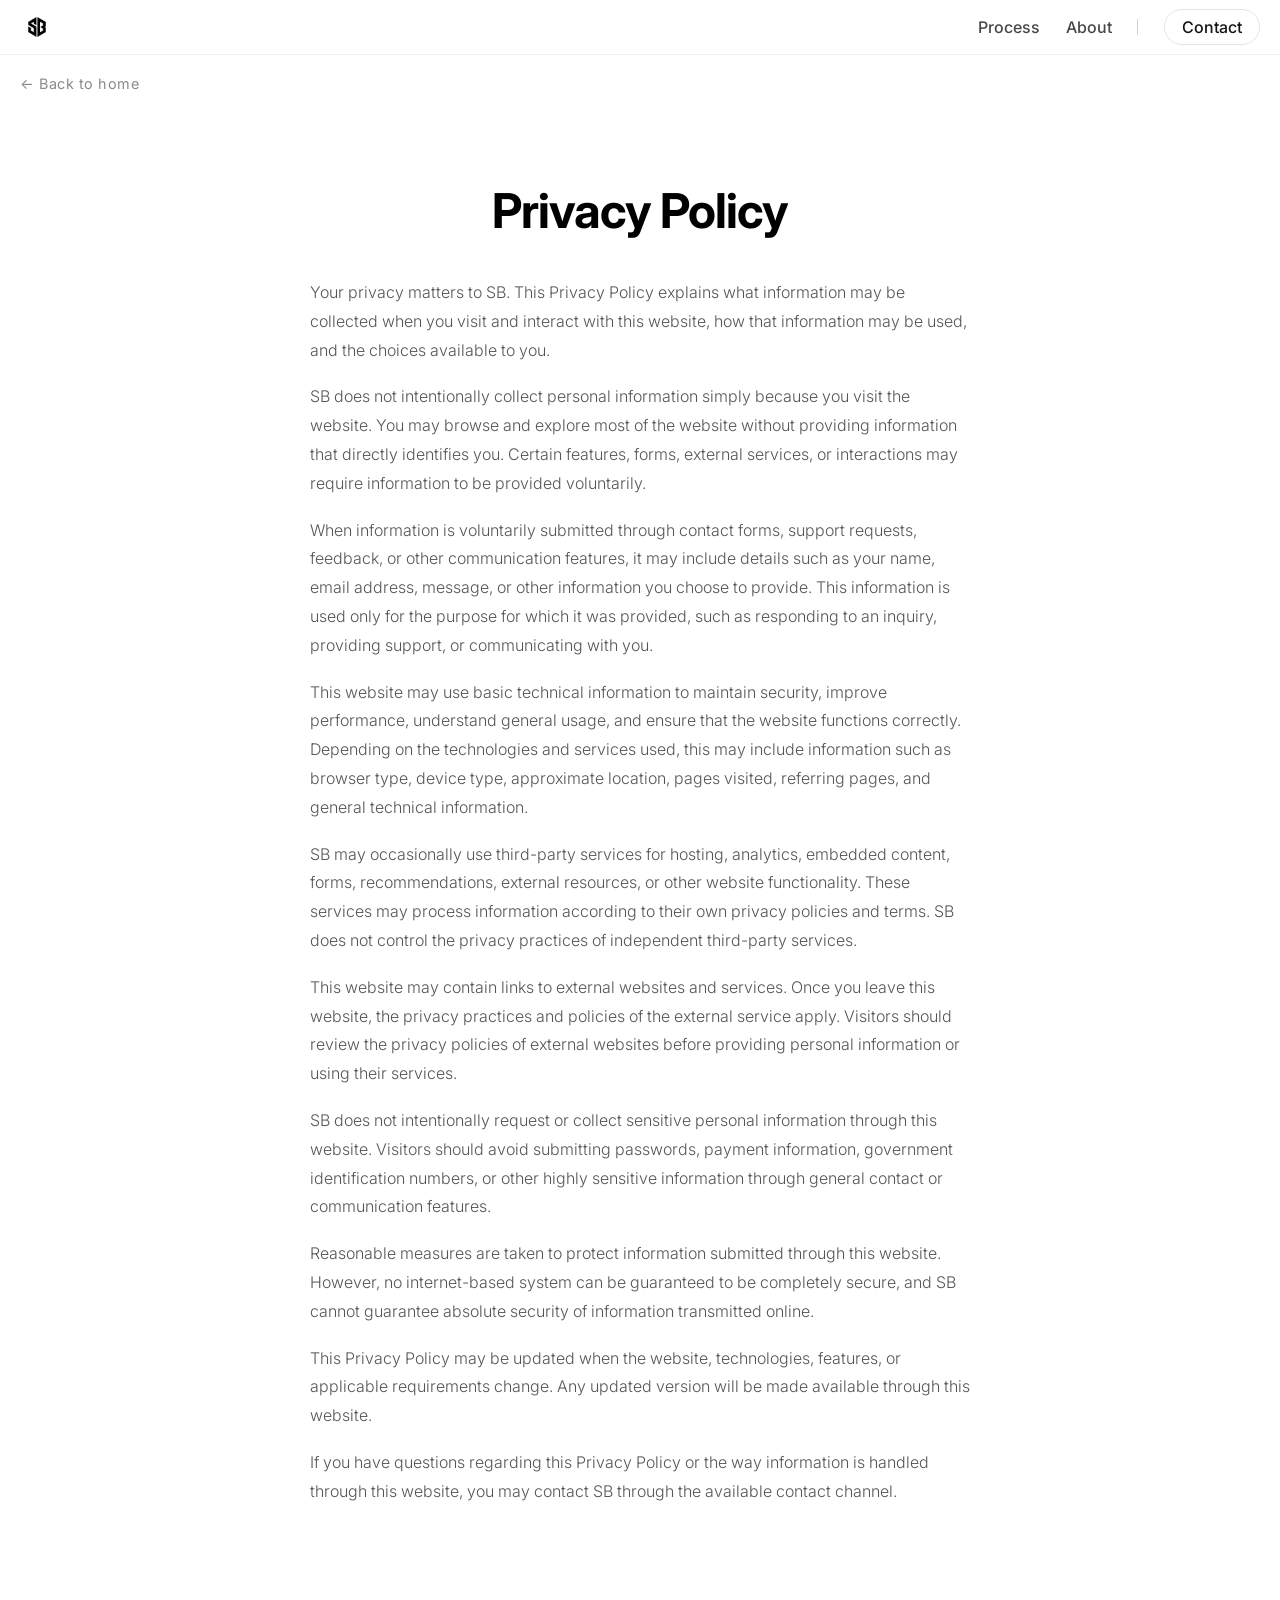
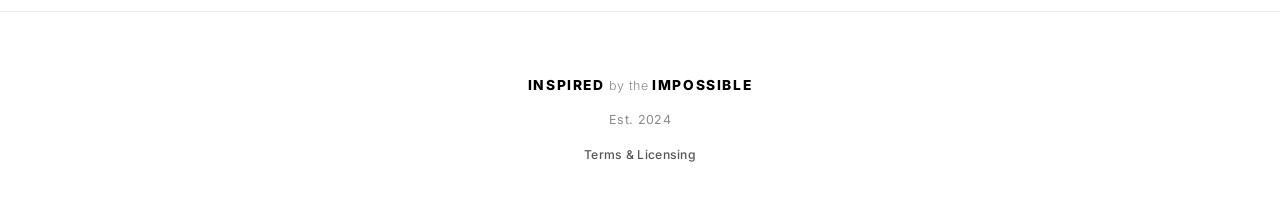
<file: privacypolicy.html>
<!DOCTYPE html>
<html lang="en">
<head>
<meta charset="UTF-8">
<meta name="viewport" content="width=device-width, initial-scale=1, maximum-scale=1, user-scalable=no">
<title>Privacy Policy | SB</title>
<meta name="color-scheme" content="dark light">

<link rel="stylesheet" href="style.css">
<link rel="preconnect" href="https://fonts.googleapis.com">
<link rel="preconnect" href="https://fonts.gstatic.com" crossorigin>
<link href="https://fonts.googleapis.com/css2?family=Inter:opsz,wght@14..32,300..800&family=Oswald:wght@500;700&family=Playfair+Display:ital,wght@1,500;1,600&family=Cormorant+Garamond:ital,wght@0,500;0,600;1,500;1,700&display=swap" rel="stylesheet">
</head>
<body>

<nav id="navbar">
<div class="nav-left">
<img src="assets/images/logo.png" alt="SB" class="nav-logo protected-img" draggable="false">
<div class="protected-shield protected-shield-logo" aria-hidden="true"></div>
</div>

<div class="nav-right">
<div class="nav-links-desktop" id="nav-links-desktop">
<a href="/" id="nav-home-link" class="nav-desktop-link">Home</a>
<a href="https://suhaib.org/process" class="nav-desktop-link">Process</a>
<a href="https://suhaibpro.com" class="nav-desktop-link">About</a>
<span class="nav-desktop-divider" aria-hidden="true"></span>
<a href="https://suhaib.org/contact" class="nav-desktop-link nav-desktop-link-contact">Contact</a>
</div>
<button id="menu-toggle" class="nav-icon" aria-label="Menu">
<span class="menu-icon-wrap">
<span class="menu-bar menu-bar-1"></span>
<span class="menu-bar menu-bar-2"></span>
</span>
</button>
</div>
</nav>

<div id="menu-overlay">
<ul class="menu-links-full">
<li><a href="/" id="menu-home-link" class="menu-nav-link">Home</a></li>
<li><a href="https://suhaib.org/process" class="menu-nav-link">Process</a></li>
<li><a href="https://suhaibpro.com" class="menu-nav-link">About</a></li>
<li><a href="https://suhaib.org/contact" class="menu-nav-link">Contact</a></li>
</ul>
<div class="menu-legal-row">
<a href="https://suhaib.org/termsandlicensing">Terms &amp; Licensing</a>
</div>
</div>

<main>
<div class="page-body">

<a href="/" class="back-link">&larr; Back to home</a>

<section class="page-hero">
<h1>Privacy Policy</h1>
</section>

<section class="page-content">
<p>Your privacy matters to SB. This Privacy Policy explains what information may be collected when you visit and interact with this website, how that information may be used, and the choices available to you.</p>

<p>SB does not intentionally collect personal information simply because you visit the website. You may browse and explore most of the website without providing information that directly identifies you. Certain features, forms, external services, or interactions may require information to be provided voluntarily.</p>

<p>When information is voluntarily submitted through contact forms, support requests, feedback, or other communication features, it may include details such as your name, email address, message, or other information you choose to provide. This information is used only for the purpose for which it was provided, such as responding to an inquiry, providing support, or communicating with you.</p>

<p>This website may use basic technical information to maintain security, improve performance, understand general usage, and ensure that the website functions correctly. Depending on the technologies and services used, this may include information such as browser type, device type, approximate location, pages visited, referring pages, and general technical information.</p>

<p>SB may occasionally use third-party services for hosting, analytics, embedded content, forms, recommendations, external resources, or other website functionality. These services may process information according to their own privacy policies and terms. SB does not control the privacy practices of independent third-party services.</p>

<p>This website may contain links to external websites and services. Once you leave this website, the privacy practices and policies of the external service apply. Visitors should review the privacy policies of external websites before providing personal information or using their services.</p>

<p>SB does not intentionally request or collect sensitive personal information through this website. Visitors should avoid submitting passwords, payment information, government identification numbers, or other highly sensitive information through general contact or communication features.</p>

<p>Reasonable measures are taken to protect information submitted through this website. However, no internet-based system can be guaranteed to be completely secure, and SB cannot guarantee absolute security of information transmitted online.</p>

<p>This Privacy Policy may be updated when the website, technologies, features, or applicable requirements change. Any updated version will be made available through this website.</p>

<p>If you have questions regarding this Privacy Policy or the way information is handled through this website, you may contact SB through the available contact channel.</p>
</section>

<div class="footer-divider-full"></div>

<footer class="site-footer">
<div class="footer-statement">
<p class="footer-tagline"><span class="footer-tagline-cap">INSPIRED</span> <span class="footer-tagline-thin">by the</span> <span class="footer-tagline-cap">IMPOSSIBLE</span></p>
<p class="footer-credit">Est. 2024</p>
<div class="footer-legal-row">
<a href="https://suhaib.org/termsandlicensing">Terms &amp; Licensing</a>
</div>
</div>
</footer>

</div>
</main>

<script src="script.js"></script>

</body>
</html>
</file>
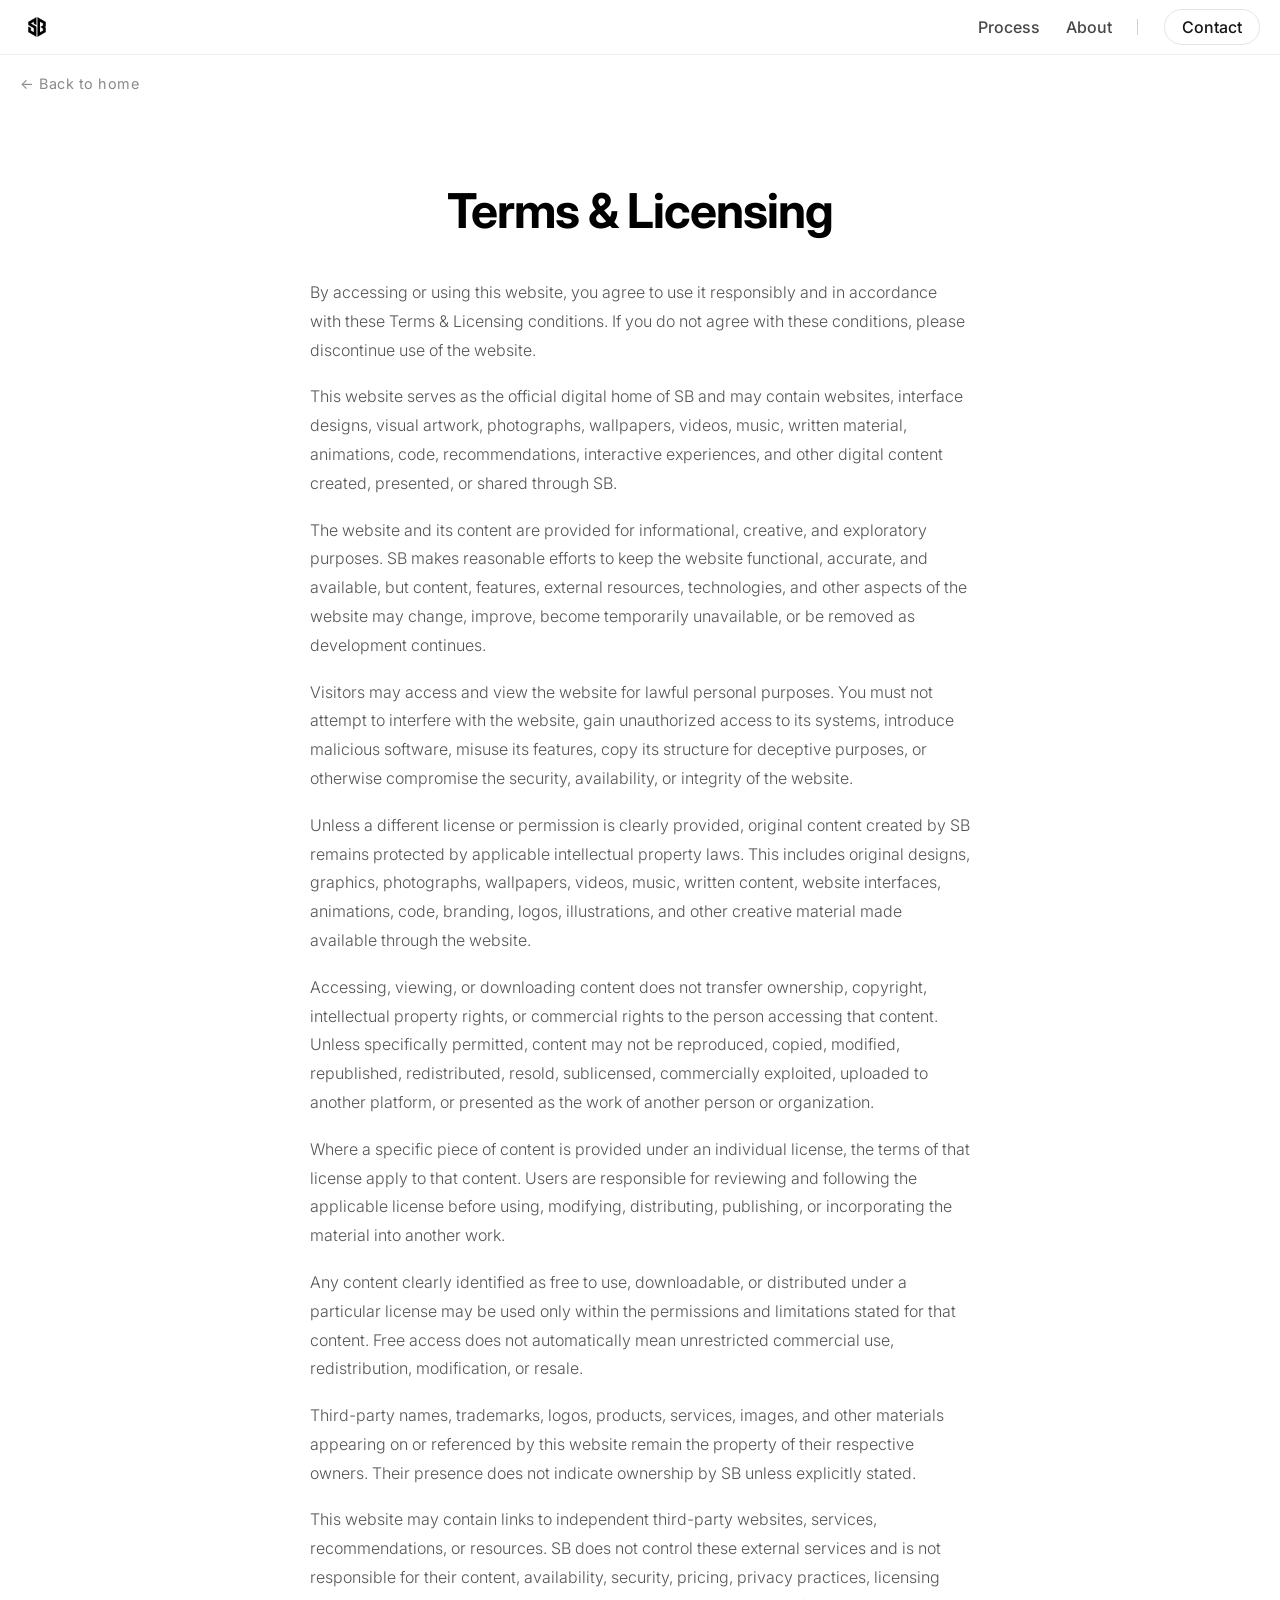
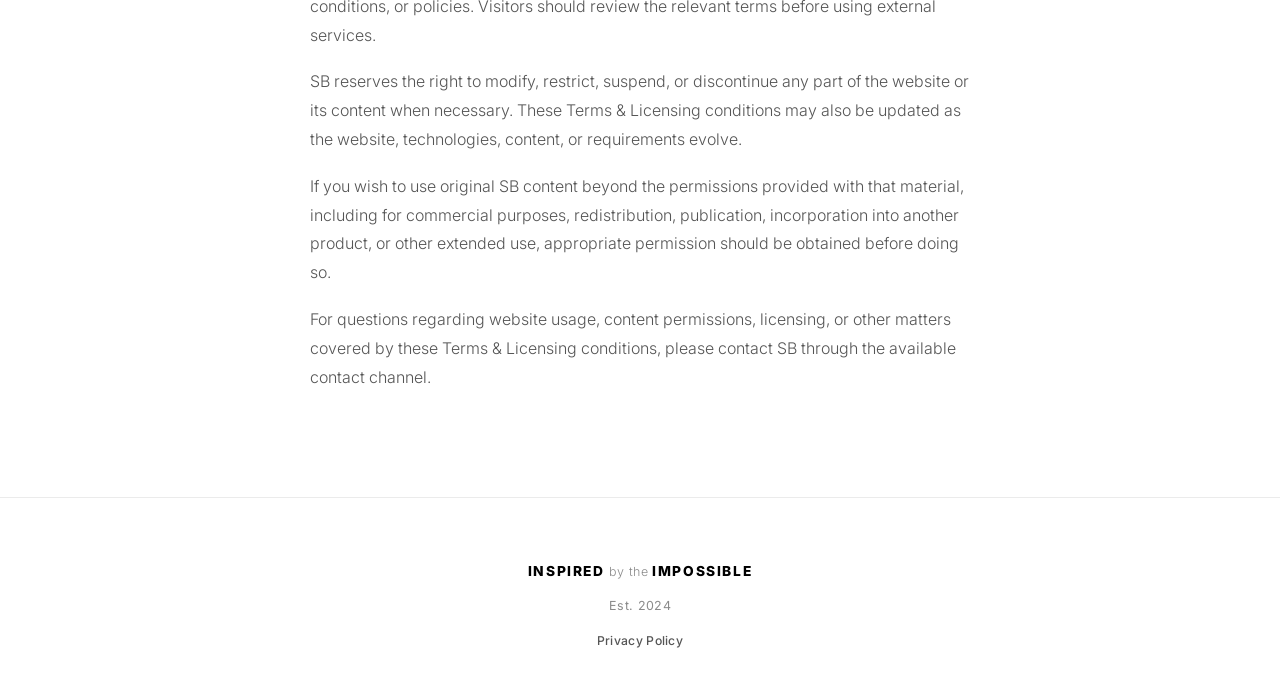
<file: termsandconditions.html>
<!DOCTYPE html>
<html lang="en">
<head>
<meta charset="UTF-8">
<meta name="viewport" content="width=device-width, initial-scale=1, maximum-scale=1, user-scalable=no">
<title>Terms &amp; Licensing | SB</title>
<meta name="color-scheme" content="dark light">

<link rel="stylesheet" href="style.css">
<link rel="preconnect" href="https://fonts.googleapis.com">
<link rel="preconnect" href="https://fonts.gstatic.com" crossorigin>
<link href="https://fonts.googleapis.com/css2?family=Inter:opsz,wght@14..32,300..800&family=Oswald:wght@500;700&family=Playfair+Display:ital,wght@1,500;1,600&family=Cormorant+Garamond:ital,wght@0,500;0,600;1,500;1,700&display=swap" rel="stylesheet">
</head>
<body>

<nav id="navbar">
<div class="nav-left">
<img src="assets/images/logo.png" alt="SB" class="nav-logo protected-img" draggable="false">
<div class="protected-shield protected-shield-logo" aria-hidden="true"></div>
</div>

<div class="nav-right">
<div class="nav-links-desktop" id="nav-links-desktop">
<a href="/" id="nav-home-link" class="nav-desktop-link">Home</a>
<a href="https://suhaib.org/process" class="nav-desktop-link">Process</a>
<a href="https://suhaibpro.com" class="nav-desktop-link">About</a>
<span class="nav-desktop-divider" aria-hidden="true"></span>
<a href="https://suhaib.org/contact" class="nav-desktop-link nav-desktop-link-contact">Contact</a>
</div>
<button id="menu-toggle" class="nav-icon" aria-label="Menu">
<span class="menu-icon-wrap">
<span class="menu-bar menu-bar-1"></span>
<span class="menu-bar menu-bar-2"></span>
</span>
</button>
</div>
</nav>

<div id="menu-overlay">
<ul class="menu-links-full">
<li><a href="/" id="menu-home-link" class="menu-nav-link">Home</a></li>
<li><a href="https://suhaib.org/process" class="menu-nav-link">Process</a></li>
<li><a href="https://suhaibpro.com" class="menu-nav-link">About</a></li>
<li><a href="https://suhaib.org/contact" class="menu-nav-link">Contact</a></li>
</ul>
<div class="menu-legal-row">
<a href="https://suhaib.org/privacy">Privacy</a>
<span class="menu-legal-sep">&amp;</span>
<a href="https://suhaib.org/termsandlicensing">Terms &amp; Licensing</a>
</div>
</div>

<main>
<div class="page-body">

<a href="/" class="back-link">&larr; Back to home</a>

<section class="page-hero">
<h1>Terms &amp; Licensing</h1>
</section>

<section class="page-content">
<p>By accessing or using this website, you agree to use it responsibly and in accordance with these Terms &amp; Licensing conditions. If you do not agree with these conditions, please discontinue use of the website.</p>

<p>This website serves as the official digital home of SB and may contain websites, interface designs, visual artwork, photographs, wallpapers, videos, music, written material, animations, code, recommendations, interactive experiences, and other digital content created, presented, or shared through SB.</p>

<p>The website and its content are provided for informational, creative, and exploratory purposes. SB makes reasonable efforts to keep the website functional, accurate, and available, but content, features, external resources, technologies, and other aspects of the website may change, improve, become temporarily unavailable, or be removed as development continues.</p>

<p>Visitors may access and view the website for lawful personal purposes. You must not attempt to interfere with the website, gain unauthorized access to its systems, introduce malicious software, misuse its features, copy its structure for deceptive purposes, or otherwise compromise the security, availability, or integrity of the website.</p>

<p>Unless a different license or permission is clearly provided, original content created by SB remains protected by applicable intellectual property laws. This includes original designs, graphics, photographs, wallpapers, videos, music, written content, website interfaces, animations, code, branding, logos, illustrations, and other creative material made available through the website.</p>

<p>Accessing, viewing, or downloading content does not transfer ownership, copyright, intellectual property rights, or commercial rights to the person accessing that content. Unless specifically permitted, content may not be reproduced, copied, modified, republished, redistributed, resold, sublicensed, commercially exploited, uploaded to another platform, or presented as the work of another person or organization.</p>

<p>Where a specific piece of content is provided under an individual license, the terms of that license apply to that content. Users are responsible for reviewing and following the applicable license before using, modifying, distributing, publishing, or incorporating the material into another work.</p>

<p>Any content clearly identified as free to use, downloadable, or distributed under a particular license may be used only within the permissions and limitations stated for that content. Free access does not automatically mean unrestricted commercial use, redistribution, modification, or resale.</p>

<p>Third-party names, trademarks, logos, products, services, images, and other materials appearing on or referenced by this website remain the property of their respective owners. Their presence does not indicate ownership by SB unless explicitly stated.</p>

<p>This website may contain links to independent third-party websites, services, recommendations, or resources. SB does not control these external services and is not responsible for their content, availability, security, pricing, privacy practices, licensing conditions, or policies. Visitors should review the relevant terms before using external services.</p>

<p>SB reserves the right to modify, restrict, suspend, or discontinue any part of the website or its content when necessary. These Terms &amp; Licensing conditions may also be updated as the website, technologies, content, or requirements evolve.</p>

<p>If you wish to use original SB content beyond the permissions provided with that material, including for commercial purposes, redistribution, publication, incorporation into another product, or other extended use, appropriate permission should be obtained before doing so.</p>

<p>For questions regarding website usage, content permissions, licensing, or other matters covered by these Terms &amp; Licensing conditions, please contact SB through the available contact channel.</p>
</section>

<div class="footer-divider-full"></div>

<footer class="site-footer">
<div class="footer-statement">
<p class="footer-tagline"><span class="footer-tagline-cap">INSPIRED</span> <span class="footer-tagline-thin">by the</span> <span class="footer-tagline-cap">IMPOSSIBLE</span></p>
<p class="footer-credit">Est. 2024</p>
<div class="footer-legal-row">
<a href="https://suhaib.org/privacypolicy">Privacy Policy</a>
</div>
</div>
</footer>

</div>
</main>

<script src="script.js"></script>

</body>
</html>
</file>
<file: style.css>
/* ============================================
SB THEME TOKENS
============================================ */
:root {
--bg: #000000;
--bg-elevated: rgba(255, 255, 255, 0.05);
--bg-subtle: rgba(255, 255, 255, 0.04);
--bg-subtle-hover: rgba(255, 255, 255, 0.1);
--border-subtle: rgba(255, 255, 255, 0.08);
--border-medium: rgba(255, 255, 255, 0.14);
--border-strong: rgba(255, 255, 255, 0.22);
--text-primary: #ffffff;
--text-secondary: #b3b3b3;
--text-tertiary: #888888;
--text-dim: #4b4b4b;
--scroll-track: #000;
--scroll-thumb: #333;
--shadow-color: rgba(0, 0, 0, 0.55);
--icon-filter: invert(1);
--logo-filter: brightness(0) invert(1);
--accent-glow: rgba(255, 100, 50, 0.2);
--accent: #ff6b3d;
--accent-b: #ff5da2;
--accent-c: #ffb84d;
--tap-highlight: rgba(70, 150, 255, 0.16);
--nav-bg: rgba(0, 0, 0, 0.46);
--nav-bg-scrolled: rgba(0, 0, 0, 0.72);
--nav-border: rgba(255, 255, 255, 0.08);
--overlay-bg: rgba(0, 0, 0, 0.6);
--scrim-opacity: 0.22;
--spring: cubic-bezier(0.34, 1.56, 0.64, 1);
--ease: cubic-bezier(0.16, 1, 0.3, 1);
--ease-soft: cubic-bezier(0.22, 1, 0.36, 1);
}

@media (prefers-color-scheme: light) {
:root {
--bg: #ffffff;
--bg-elevated: rgba(0, 0, 0, 0.03);
--bg-subtle: rgba(0, 0, 0, 0.03);
--bg-subtle-hover: rgba(0, 0, 0, 0.06);
--border-subtle: rgba(0, 0, 0, 0.08);
--border-medium: rgba(0, 0, 0, 0.12);
--border-strong: rgba(0, 0, 0, 0.18);
--text-primary: #000000;
--text-secondary: #555555;
--text-tertiary: #8a8a8a;
--text-dim: #d6d6d6;
--scroll-track: #eee;
--scroll-thumb: #ccc;
--shadow-color: rgba(0, 0, 0, 0.1);
--icon-filter: invert(0);
--logo-filter: brightness(0);
--accent-glow: rgba(255, 120, 70, 0.14);
--accent: #d9542a;
--tap-highlight: rgba(70, 150, 255, 0.14);
--nav-bg: rgba(255, 255, 255, 0.5);
--nav-bg-scrolled: rgba(255, 255, 255, 0.78);
--nav-border: rgba(0, 0, 0, 0.06);
--overlay-bg: rgba(255, 255, 255, 0.7);
--scrim-opacity: 0.05;
}
}

* { margin: 0; padding: 0; box-sizing: border-box; -webkit-tap-highlight-color: transparent; }
html { scroll-behavior: smooth; }
body {
font-family: 'Inter', -apple-system, BlinkMacSystemFont, sans-serif;
background-color: var(--bg);
color: var(--text-primary);
padding-top: 55px;
-webkit-font-smoothing: antialiased;
-moz-osx-font-smoothing: grayscale;
text-rendering: optimizeLegibility;
overflow-x: hidden;
min-height: 100vh;
display: flex;
flex-direction: column;
}
main { flex: 1 0 auto; display: block; }
a { text-decoration: none; color: inherit; -webkit-tap-highlight-color: transparent; }
button, a { -webkit-tap-highlight-color: transparent; outline: none; -webkit-user-select: none; user-select: none; }
button { border: none; background: none; cursor: pointer; font-family: inherit; }
:focus { outline: none; }
:focus-visible { outline: 2px solid var(--text-primary); outline-offset: 3px; }
img, video { display: block; max-width: 100%; }

@media (prefers-reduced-motion: reduce) {
*, *::before, *::after {
animation-duration: 0.01ms !important;
animation-iteration-count: 1 !important;
transition-duration: 0.01ms !important;
scroll-behavior: auto !important;
}
}

::-webkit-scrollbar { width: 6px; }
::-webkit-scrollbar-track { background: var(--scroll-track); }
::-webkit-scrollbar-thumb { background: var(--scroll-thumb); border-radius: 10px; }

/* --- SB image protection (logo, hero2) ---
   Lightweight, client-side deterrents only — not foolproof, as none of these
   ever fully are, but enough to stop casual right-click-save / drag-out. */
.protected-img {
-webkit-user-select: none; -moz-user-select: none; -ms-user-select: none; user-select: none;
-webkit-user-drag: none; user-drag: none;
-webkit-touch-callout: none;
pointer-events: none;
}
.protected-shield {
position: absolute; inset: 0; z-index: 1;
background: transparent;
-webkit-user-select: none; -moz-user-select: none; user-select: none;
-webkit-touch-callout: none;
}

.glass {
background: var(--bg-elevated);
backdrop-filter: blur(20px) saturate(180%);
-webkit-backdrop-filter: blur(20px) saturate(180%);
border: 1px solid var(--border-subtle);
border-radius: 24px;
box-shadow: 0 8px 32px var(--shadow-color);
}

/* --- SB navbar: glassy from the very first frame, no scroll dependency --- */
#navbar {
position: fixed; top: 0; left: 0; width: 100%; height: 55px;
z-index: 2100;
display: flex; justify-content: space-between; align-items: center;
padding: 0 20px;
background: var(--nav-bg);
backdrop-filter: blur(30px) saturate(200%);
-webkit-backdrop-filter: blur(30px) saturate(200%);
border-bottom: 1px solid var(--nav-border);
transition: background 0.5s var(--ease), border-color 0.5s var(--ease);
transform: translateZ(0);
backface-visibility: hidden;
}
.nav-left { position: relative; display: flex; align-items: center; }
#navbar.scrolled { background: var(--nav-bg-scrolled); }
.nav-logo { height: 30px; width: auto; object-fit: contain; filter: var(--logo-filter); }
.nav-right { display: flex; align-items: center; gap: 10px; }
@media (min-width: 960px) {
#menu-toggle { display: none; }
}
.nav-icon { position: relative; display: flex; align-items: center; justify-content: center; width: 38px; height: 38px; border-radius: 12px; }
.icon-img { width: 21px; height: 21px; opacity: 0.85; filter: var(--icon-filter); }
body.menu-open .nav-logo { opacity: 0; pointer-events: none; }
.nav-logo { transition: opacity 0.4s var(--ease); }
@media (min-width: 960px) {
.nav-logo { height: 34px; }
.nav-icon { width: 43px; height: 43px; }
.icon-img { width: 24px; height: 24px; }
}

/* --- SB's menu icon: a minimal, compact two-bar mark, thin and small, that
   morphs directly into a small clean X — top bar drops+rotates, bottom bar
   lifts+rotates, meeting at centre. Reverses the same way on close. --- */
.menu-icon-wrap { position: relative; display: block; width: 13px; height: 11px; }
.menu-bar {
position: absolute; left: 0; width: 100%; height: 1.2px; border-radius: 2px;
background: var(--text-primary);
transition: top 0.4s var(--ease), transform 0.46s var(--spring);
}
.menu-bar-1 { top: 0; }
.menu-bar-2 { top: 6.8px; }
body.menu-open .menu-bar-1 { top: 4.9px; transform: rotate(45deg); }
body.menu-open .menu-bar-2 { top: 4.9px; transform: rotate(-45deg); }

/* --- SB's desktop inline nav: Home / Process / About | Contact — sits on the
   right, opposite the logo. Process / About / Contact are always visible;
   Home alone stays hidden until the coded mockup has scrolled past
   (toggled via .nav-home-visible in JS). --- */
.nav-links-desktop { display: none; }
@media (min-width: 960px) {
.nav-links-desktop { display: flex; align-items: center; gap: clamp(20px, 2vw, 34px); }
.nav-desktop-link {
font-size: clamp(0.88rem, 0.4vw + 0.72rem, 1rem); font-weight: 500; color: var(--text-primary); opacity: 0.72;
transition: opacity 0.3s var(--ease), font-weight 0.15s var(--ease);
white-space: nowrap;
}
.nav-desktop-link:hover, .nav-desktop-link:active { opacity: 1; }
.nav-desktop-link.nav-link-active { opacity: 1; font-weight: 700; }
#nav-home-link { opacity: 0; pointer-events: none; transition: opacity 0.7s var(--ease-soft); }
#nav-home-link.nav-home-visible { opacity: 0.72; pointer-events: auto; }
#nav-home-link.nav-home-visible:hover, #nav-home-link.nav-home-visible:active { opacity: 1; }
.nav-desktop-divider { width: 1px; height: 16px; background: var(--border-strong); display: inline-block; }
.nav-desktop-link-contact {
padding: 7px 17px; border-radius: 20px; border: 1px solid var(--border-medium);
opacity: 0.92; transition: opacity 0.3s var(--ease), background 0.3s var(--ease);
}
.nav-desktop-link-contact:hover, .nav-desktop-link-contact:active { opacity: 1; background: var(--bg-subtle-hover); }
.nav-desktop-link-contact.nav-link-active { opacity: 1; background: var(--bg-subtle-hover); }
}

/* --- SB mobile full-page slide-down menu: premium scale + opacity + staggered items --- */
#menu-overlay {
position: fixed; top: 0; left: 0; width: 100%; height: 100%;
z-index: 1900;
background: var(--overlay-bg);
backdrop-filter: blur(40px) saturate(180%);
-webkit-backdrop-filter: blur(40px) saturate(180%);
transform: translateY(-6%) scale(0.97);
opacity: 0;
transition: transform 0.6s var(--ease-soft), opacity 0.45s var(--ease-soft), visibility 0.6s;
visibility: hidden;
display: flex; flex-direction: column;
padding-top: 100px;
overflow-y: auto;
will-change: transform, opacity;
}
#menu-overlay.active { transform: translateY(0) scale(1); opacity: 1; visibility: visible; }
.menu-links-full { list-style: none; display: flex; flex-direction: column; padding: 0 8vw 40px; flex: 1; max-width: 640px; margin: 0 auto; width: 100%; position: relative; z-index: 1; }
.menu-links-full > li { opacity: 0; transform: translateY(16px); transition: opacity 0.5s var(--ease), transform 0.5s var(--ease); }
#menu-overlay.active .menu-links-full > li { opacity: 1; transform: translateY(0); }
#menu-overlay.active .menu-links-full > li:nth-child(1) { transition-delay: 0.08s; }
#menu-overlay.active .menu-links-full > li:nth-child(2) { transition-delay: 0.14s; }
#menu-overlay.active .menu-links-full > li:nth-child(3) { transition-delay: 0.2s; }
#menu-overlay.active .menu-links-full > li:nth-child(4) { transition-delay: 0.26s; }
.menu-links-full > li > a {
display: block; padding: 20px 4px; font-size: clamp(1.55rem, 8vw, 2.4rem); font-weight: 800;
letter-spacing: -0.015em; color: var(--text-primary); opacity: 0.94;
transition: opacity 0.25s var(--ease), color 0.25s var(--ease);
}
.menu-links-full > li > a:active, .menu-links-full > li > a.nav-link-active { opacity: 1; color: var(--accent); }

@media (min-width: 640px) {
.menu-links-full {
max-width: none;
width: 100%;
margin: 0;
padding: 0 6vw 40px 6vw;
align-items: flex-start;
gap: 6px;
}
.menu-links-full > li { width: 100%; }
.menu-links-full > li > a { font-size: clamp(2.4rem, 6.5vw, 4rem); text-align: left; padding: 20px 4px; }
}

.menu-legal-row {
display: flex; align-items: center; justify-content: center; gap: 10px; flex-wrap: wrap;
padding: 18px 8vw 34px;
opacity: 0; transition: opacity 0.5s var(--ease) 0.4s;
}
#menu-overlay.active .menu-legal-row { opacity: 1; }
.menu-legal-row a { font-size: 0.78rem; font-weight: 500; color: var(--text-tertiary); letter-spacing: 0.3px; transition: color 0.25s var(--ease); }
.menu-legal-row a:hover, .menu-legal-row a:active { color: var(--text-primary); }
.menu-legal-sep { color: var(--text-dim); font-size: 0.78rem; }
@media (min-width: 640px) {
.menu-legal-row { justify-content: flex-start; padding: 18px 6vw 40px; }
}

/* ============================================
   SB HERO — badge, headline, sub-head, meta line, "view about us" line.
   Fades in smoothly on load over ~1.8s (see .hero-loaded in JS).
   ============================================ */
.hero-section {
position: relative; width: 100%;
padding: clamp(70px, 12vw, 132px) 6vw clamp(50px, 7vw, 88px);
display: flex; justify-content: center;
}
.hero-inner { width: 100%; max-width: 980px; display: flex; flex-direction: column; align-items: flex-start; }

.reveal-load-item { opacity: 0; transform: translateY(18px); transition: opacity 1.8s var(--ease-soft), transform 1.8s var(--ease-soft); will-change: opacity, transform; }
.hero-section.hero-loaded .reveal-load-item { opacity: 1; transform: translateY(0); }
.hero-inner .reveal-load-item:nth-child(1) { transition-delay: 0.02s; }
.hero-inner .reveal-load-item:nth-child(2) { transition-delay: 0.16s; }
.hero-inner .reveal-load-item:nth-child(3) { transition-delay: 0.34s; }
.hero-inner .reveal-load-item:nth-child(4) { transition-delay: 0.5s; }
.hero-inner .reveal-load-item:nth-child(5) { transition-delay: 0.64s; }

.hero-badge-box {
display: inline-flex; align-items: stretch;
border: 1.3px solid var(--border-strong); border-radius: 6px;
overflow: hidden;
font-family: 'Inter', sans-serif;
margin-bottom: clamp(14px, 2vw, 22px);
}
.hero-badge-left {
display: flex; align-items: center; justify-content: center;
padding: 5px 11px; font-size: 0.68rem; font-weight: 800; letter-spacing: 0.6px;
color: var(--text-primary); border-right: 1.3px solid var(--border-strong);
white-space: nowrap;
}
.hero-badge-right { display: flex; flex-direction: column; }
.hero-badge-cell {
padding: 2px 10px; font-size: 0.52rem; font-weight: 800; letter-spacing: 0.6px;
color: var(--text-primary); line-height: 1.5; white-space: nowrap;
}
.hero-badge-right .hero-badge-cell:first-child { border-bottom: 1.3px solid var(--border-strong); }

.hero-heading {
font-family: 'Inter', sans-serif; font-style: normal;
font-weight: 800; letter-spacing: -0.03em; line-height: 1.1;
font-size: clamp(1.85rem, 6.6vw, 4rem);
color: var(--text-primary);
}
.hero-heading-desktop { display: none; }
@media (min-width: 960px) {
.hero-heading-mobile { display: none; }
.hero-heading-desktop { display: inline; }
.hero-heading { font-size: clamp(2.6rem, 4.4vw, 4.3rem); }
}

.hero-heading-desc {
margin-top: clamp(16px, 2.4vw, 26px);
font-family: 'Inter', sans-serif; font-weight: 300;
font-size: clamp(0.86rem, 2vw, 1.1rem); line-height: 1.68;
color: var(--text-secondary);
}
@media (min-width: 960px) {
.hero-heading-desc { font-size: clamp(1rem, 1.15vw, 1.15rem); }
}

.hero-meta {
margin-top: clamp(20px, 3vw, 30px);
font-family: 'Inter', sans-serif; font-weight: 500; font-size: 0.8rem; letter-spacing: 1.1px;
text-transform: uppercase;
}
.hero-meta-sep { color: var(--text-dim); }
.hero-meta-word { color: var(--text-tertiary); cursor: default; transition: color 0.3s var(--ease); }
.hero-meta-word:active, .hero-meta-word.is-active { color: var(--text-primary); }

.hero-view-row { margin-top: clamp(18px, 2.6vw, 26px); font-family: 'Inter', sans-serif; font-size: 0.9rem; font-weight: 500; }
.hero-view-label { color: var(--accent); font-weight: 700; margin-right: 6px; }
.hero-view-link { color: var(--text-tertiary); transition: color 0.3s var(--ease); }
.hero-view-link:hover, .hero-view-link:active, .hero-view-link.is-active { color: var(--text-primary); }
.hero-view-arrow { display: inline-block; }

.page-body { position: relative; z-index: 2; background: var(--bg); }

.thin-divider { width: 100%; height: 1px; background: var(--border-subtle); }

/* --- SB round CTA button ("Get in touch") — perfect circle, colourful,
   shifts to a second gradient on click or hold. --- */
.round-btn {
display: inline-flex; align-items: center; justify-content: center;
border-radius: 50%; flex-shrink: 0;
background: linear-gradient(135deg, var(--accent), var(--accent-b));
color: #ffffff; font-family: 'Inter', sans-serif; font-weight: 700;
text-align: center; letter-spacing: 0.1px;
box-shadow: 0 12px 34px var(--accent-glow);
transition: background 0.4s var(--ease), transform 0.35s var(--spring), box-shadow 0.35s var(--ease);
}
.round-btn:hover { transform: scale(1.05); }
.round-btn:active, .round-btn.is-pressed {
background: linear-gradient(135deg, var(--accent-c), var(--accent-b));
transform: scale(0.97);
}

/* ============================================
   SB CODE MOCKUP — a fully coded recreation of the product UI, no image asset.
   Sized with CSS container queries only (no JS measuring/scaling): the grid
   columns are percentages of the container, so the mockup always exactly
   fills the available width on any screen — it can never be swiped and never
   gets clipped. --mu is a single "mock unit" that shrinks smoothly with the
   container's own width (via cqw), so every internal size scales together
   proportionally, capping at full size once the container reaches ~1000px.
   Colours are CSS variables scoped to .mock-window so light mode flips the
   whole thing to a light UI while dark mode keeps the original dark one.
   ============================================ */
.hero-mock-section {
width: 100%; display: flex; justify-content: center;
padding: 0 4vw;
margin-top: clamp(10px, 1.6vw, 18px);
margin-bottom: 0;
}
.hero-mock-scroll {
width: 100%; max-width: 1020px;
container-type: inline-size;
}

.mock-window {
--mu: clamp(0.4px, 0.1cqw, 1px);
--mock-bg: #0a0a0c;
--mock-bg-2: #111115;
--mock-bg-3: #17171b;
--mock-code-bg: #0d0d10;
--mock-text: #eaeaec;
--mock-text-dim: #97979f;
--mock-text-dimmer: #66666d;
--mock-border: rgba(255,255,255,0.09);
--mock-blue: #6aa6ff;
--mock-pink: #f472b6;
--mock-red: #fb7185;
--mock-green: #86efac;
--mock-cyan: #7dd3fc;
--mock-shadow: 0 22px 60px rgba(0,0,0,0.5);
display: grid; grid-template-columns: 18.5% 1fr 27%;
width: 100%;
background: var(--mock-bg);
border-radius: calc(var(--mu) * 16);
border: 1px solid var(--mock-border);
box-shadow: var(--mock-shadow);
font-family: 'Inter', sans-serif;
isolation: isolate;
overflow: hidden;
opacity: 0; transform: translateY(22px);
transition: opacity 1s var(--ease-soft), transform 1s var(--ease-soft);
will-change: opacity, transform;
}
@media (prefers-color-scheme: light) {
.mock-window {
--mock-bg: #ffffff;
--mock-bg-2: #f6f6f8;
--mock-bg-3: #edeef1;
--mock-code-bg: #fafafb;
--mock-text: #131316;
--mock-text-dim: #6b6b74;
--mock-text-dimmer: #a4a4ac;
--mock-border: rgba(0,0,0,0.09);
--mock-blue: #2563eb;
--mock-pink: #db2777;
--mock-red: #dc2626;
--mock-green: #15803d;
--mock-cyan: #0e7490;
--mock-shadow: 0 18px 44px rgba(0,0,0,0.12);
}
}
.mock-window.mock-in { opacity: 1; transform: translateY(0); }
.mock-window.mock-in .mock-pane { animation: mockNeonIn 1.5s var(--ease-soft) forwards; }
.mock-pane:nth-child(2) { animation-delay: 0.08s !important; }
.mock-pane:nth-child(3) { animation-delay: 0.16s !important; }
@keyframes mockNeonIn {
0% { box-shadow: inset 0 0 0 1px var(--accent-b), inset 0 0 26px rgba(255,93,162,0.22); }
100% { box-shadow: inset 0 0 0 1px transparent, inset 0 0 0 rgba(0,0,0,0); }
}

.mock-pane { position: relative; display: flex; flex-direction: column; color: var(--mock-text-dim); }
.mock-sidebar { background: var(--mock-bg); border-right: 1px solid var(--mock-border); padding: calc(var(--mu) * 10) calc(var(--mu) * 10); gap: calc(var(--mu) * 2); border-radius: calc(var(--mu) * 16) 0 0 calc(var(--mu) * 16); }
.mock-middle { background: var(--mock-bg-2); border-right: 1px solid var(--mock-border); padding: calc(var(--mu) * 11) calc(var(--mu) * 16) calc(var(--mu) * 14); }
.mock-code { background: var(--mock-code-bg); border-radius: 0 calc(var(--mu) * 16) calc(var(--mu) * 16) 0; }

.mock-fade-block { opacity: 0; transform: translateY(6px); transition: opacity 3.4s var(--ease-soft), transform 3.4s var(--ease-soft); }
.mock-fade-block.mock-fade-in { opacity: 1; transform: translateY(0); }

.mock-ic { width: calc(var(--mu) * 12); height: calc(var(--mu) * 12); flex-shrink: 0; }
.mock-ic-sm { width: calc(var(--mu) * 9); height: calc(var(--mu) * 9); }

.mock-brand-row { display: flex; align-items: center; justify-content: space-between; margin-bottom: calc(var(--mu) * 10); }
.mock-brand { display: flex; align-items: center; gap: calc(var(--mu) * 6); }
.mock-logo-badge { width: calc(var(--mu) * 19); height: calc(var(--mu) * 19); border-radius: calc(var(--mu) * 5); background: var(--mock-text); color: var(--mock-bg); font-size: calc(var(--mu) * 8.3); font-weight: 800; display: flex; align-items: center; justify-content: center; }
.mock-brand-name { font-size: calc(var(--mu) * 10.9); font-weight: 700; color: var(--mock-text); }
.mock-brand-tools { display: flex; align-items: center; gap: calc(var(--mu) * 7); color: var(--mock-text-dimmer); }

.mock-nav { display: flex; flex-direction: column; gap: calc(var(--mu) * 1); margin-bottom: calc(var(--mu) * 8); }
.mock-nav-item { display: flex; align-items: center; gap: calc(var(--mu) * 8); padding: calc(var(--mu) * 4); border-radius: calc(var(--mu) * 7); font-size: calc(var(--mu) * 10.4); font-weight: 500; color: var(--mock-text-dim); }
.mock-nav-active { background: rgba(128,128,128,0.12); color: var(--mock-text); font-weight: 700; }
.mock-chevron-open { margin-left: auto; }

.mock-subnav-label, .mock-files-label { font-size: calc(var(--mu) * 8); font-weight: 700; letter-spacing: calc(var(--mu) * 0.8); color: var(--mock-text-dimmer); padding: 0 calc(var(--mu) * 6); margin-bottom: calc(var(--mu) * 4); }
.mock-subnav { display: flex; flex-direction: column; gap: calc(var(--mu) * 1); margin-bottom: calc(var(--mu) * 8); }
.mock-subnav-item { display: flex; align-items: center; gap: calc(var(--mu) * 8); padding: calc(var(--mu) * 3.5) calc(var(--mu) * 6); border-radius: calc(var(--mu) * 7); font-size: calc(var(--mu) * 10.1); color: var(--mock-text-dim); }
.mock-subnav-active { background: rgba(128,128,128,0.12); color: var(--mock-text); font-weight: 600; }

.mock-files-loading { padding: 0 calc(var(--mu) * 6); font-size: calc(var(--mu) * 9.6); color: var(--mock-text-dimmer); opacity: 0; height: 0; overflow: hidden; transition: opacity 0.4s ease; }
.mock-files-loading.mock-visible { opacity: 1; height: auto; margin-bottom: calc(var(--mu) * 4); }
.mock-files { display: flex; flex-direction: column; gap: calc(var(--mu) * 1); opacity: 0; transform: translateY(5px); transition: opacity 0.7s var(--ease-soft), transform 0.7s var(--ease-soft); will-change: opacity, transform; }
.mock-files.mock-visible { opacity: 1; transform: translateY(0); }
.mock-file-item { display: flex; align-items: center; gap: calc(var(--mu) * 7); padding: calc(var(--mu) * 3.5) calc(var(--mu) * 6); border-radius: calc(var(--mu) * 6); font-size: calc(var(--mu) * 9.9); color: var(--mock-text-dim); }
.mock-file-active { background: rgba(128,128,128,0.12); color: var(--mock-text); }
.mock-file-icon { width: calc(var(--mu) * 13); height: calc(var(--mu) * 13); border-radius: calc(var(--mu) * 3); display: flex; align-items: center; justify-content: center; font-size: calc(var(--mu) * 7.4); font-weight: 800; flex-shrink: 0; }
.mock-file-icon-jsx { background: rgba(106,166,255,0.18); color: var(--mock-blue); }
.mock-file-icon-html { background: rgba(251,113,133,0.18); color: var(--mock-red); font-size: calc(var(--mu) * 6.4); }
.mock-file-icon-css { background: rgba(125,211,252,0.18); color: var(--mock-cyan); }
.mock-file-icon-js { background: rgba(250,204,21,0.18); color: #ca8a04; font-size: calc(var(--mu) * 6.4); }

.mock-collapse { margin-top: auto; padding: calc(var(--mu) * 6); font-size: calc(var(--mu) * 11.5); color: var(--mock-text-dimmer); }

/* --- middle pane --- */
.mock-breadcrumb { display: flex; align-items: center; gap: calc(var(--mu) * 5); font-size: calc(var(--mu) * 10.2); color: var(--mock-text-dimmer); margin-bottom: calc(var(--mu) * 11); }
.mock-crumb-active { color: var(--mock-blue); font-weight: 600; }
.mock-crumb-dot { width: calc(var(--mu) * 5); height: calc(var(--mu) * 5); border-radius: 50%; background: var(--mock-blue); }
.mock-crumb-more { margin-left: auto; letter-spacing: calc(var(--mu) * 2); }

.mock-hero-row { display: flex; align-items: flex-start; gap: calc(var(--mu) * 11); margin-bottom: calc(var(--mu) * 13); }
.mock-cube-icon { width: calc(var(--mu) * 34); height: calc(var(--mu) * 34); border-radius: calc(var(--mu) * 10); background: rgba(106,166,255,0.12); border: 1px solid rgba(106,166,255,0.3); color: var(--mock-blue); display: flex; align-items: center; justify-content: center; flex-shrink: 0; }
.mock-cube-icon svg { width: calc(var(--mu) * 16); height: calc(var(--mu) * 16); }
.mock-hero-title { font-size: calc(var(--mu) * 15.7); font-weight: 700; color: var(--mock-text); letter-spacing: -0.01em; margin-bottom: calc(var(--mu) * 4); }
.mock-accent-text { color: var(--mock-blue); }
.mock-hero-desc { font-size: calc(var(--mu) * 10.6); color: var(--mock-text-dim); line-height: 1.45; }

.mock-section-label { font-size: calc(var(--mu) * 9.3); font-weight: 700; letter-spacing: calc(var(--mu) * 0.4); color: var(--mock-text-dim); margin: calc(var(--mu) * 8) 0 calc(var(--mu) * 5); }
.mock-activity-list { display: flex; flex-direction: column; gap: calc(var(--mu) * 1); }
.mock-activity-item { display: flex; align-items: flex-start; gap: calc(var(--mu) * 9); padding: calc(var(--mu) * 4); border-radius: calc(var(--mu) * 8); font-size: calc(var(--mu) * 10.1); line-height: 1.3; color: var(--mock-text-dim); }
.mock-activity-item em { color: var(--mock-blue); font-style: normal; }
.mock-activity-icon { width: calc(var(--mu) * 19); height: calc(var(--mu) * 19); border-radius: calc(var(--mu) * 6); display: flex; align-items: center; justify-content: center; flex-shrink: 0; }
.mock-activity-icon svg { width: calc(var(--mu) * 10); height: calc(var(--mu) * 10); }
.mock-activity-icon-a { background: rgba(106,166,255,0.15); color: var(--mock-blue); }
.mock-activity-icon-b { background: rgba(244,114,182,0.15); color: var(--mock-pink); }
.mock-activity-icon-c { background: rgba(250,204,21,0.15); color: #ca8a04; }
.mock-activity-icon-d { background: rgba(134,239,172,0.15); color: var(--mock-green); }

.mock-chat { display: flex; flex-direction: column; gap: calc(var(--mu) * 12); margin-top: calc(var(--mu) * 4); }
.mock-chat-msg { display: flex; gap: calc(var(--mu) * 7); align-items: flex-start; opacity: 0; transform: translateY(8px); transition: opacity 0.6s var(--ease-soft), transform 0.6s var(--ease-soft); will-change: opacity, transform; }
.mock-chat-msg.mock-visible { opacity: 1; transform: translateY(0); }
.mock-avatar { width: calc(var(--mu) * 18); height: calc(var(--mu) * 18); border-radius: 50%; display: flex; align-items: center; justify-content: center; font-size: calc(var(--mu) * 7.4); font-weight: 800; flex-shrink: 0; }
.mock-avatar-client { background: rgba(106,166,255,0.2); color: var(--mock-blue); }
.mock-avatar-us { background: var(--mock-text); color: var(--mock-bg); }
.mock-chat-bubble { display: block; background: var(--mock-bg-3); border: 1px solid var(--mock-border); border-radius: calc(var(--mu) * 10); padding: calc(var(--mu) * 6) calc(var(--mu) * 9); font-size: calc(var(--mu) * 9.6); line-height: 1.35; color: var(--mock-text-dim); }
.mock-chat-bubble b { display: block; font-size: calc(var(--mu) * 9); color: var(--mock-text); margin-bottom: calc(var(--mu) * 1); }
.mock-chat-input { margin-top: auto; display: flex; align-items: center; justify-content: space-between; padding: calc(var(--mu) * 7) calc(var(--mu) * 10); border-radius: calc(var(--mu) * 10); border: 1px solid var(--mock-border); background: var(--mock-bg-3); font-size: calc(var(--mu) * 9.6); color: var(--mock-text-dimmer); }
.mock-send { color: var(--mock-text-dimmer); }

/* --- right pane: code editor --- */
.mock-code-tab-row { display: flex; border-bottom: 1px solid var(--mock-border); }
.mock-code-tab { display: flex; align-items: center; gap: calc(var(--mu) * 6); padding: calc(var(--mu) * 7) calc(var(--mu) * 12); font-size: calc(var(--mu) * 9.9); color: var(--mock-text); background: var(--mock-bg-2); border-right: 1px solid var(--mock-border); }
.mock-tab-x { margin-left: calc(var(--mu) * 4); color: var(--mock-text-dimmer); }
.mock-code-body { padding: calc(var(--mu) * 9) calc(var(--mu) * 13); overflow: hidden; }
.mock-code-status { font-size: calc(var(--mu) * 9.9); color: var(--mock-text-dimmer); font-family: 'Courier New', monospace; opacity: 0; height: 0; transition: opacity 0.35s ease; }
.mock-code-status.mock-visible { opacity: 1; height: auto; margin-bottom: calc(var(--mu) * 4); }
.mock-code-lines { font-family: 'Courier New', monospace; font-size: calc(var(--mu) * 9.9); line-height: 1.45; white-space: pre; }
.mock-line { display: block; opacity: 0; transform: translateX(-5px); transition: opacity 0.35s var(--ease-soft), transform 0.35s var(--ease-soft); color: var(--mock-text-dim); will-change: opacity, transform; }
.mock-line.mock-visible { opacity: 1; transform: translateX(0); }
.mock-ln { display: inline-block; width: calc(var(--mu) * 17); color: var(--mock-text-dimmer); user-select: none; }
.mock-kw { color: var(--mock-pink); }
.mock-fn { color: #ca8a04; }
.mock-tag { color: var(--mock-red); }
.mock-attr { color: var(--mock-cyan); }
.mock-str { color: var(--mock-green); }

/* ============================================
   SB IMPACT STATEMENT — full width, edge to edge
   ============================================ */
.impact-section { padding: clamp(28px, 4vw, 44px) 6vw clamp(24px, 4vw, 44px); width: 100%; }
/* The divider that used to sit right after the coded mockup is hidden (not
   removed) so index.html stays untouched — only this specific instance,
   right after .hero-mock-section, disappears; every other divider on the
   page is unaffected. */
.hero-mock-section + .page-body > .thin-divider:first-child { display: none; }
.impact-heading {
font-family: 'Inter', sans-serif; font-weight: 800; color: var(--text-primary);
font-size: clamp(1.7rem, 6vw, 3.4rem); line-height: 1.16; letter-spacing: -0.02em;
max-width: 20ch; margin-bottom: clamp(16px, 2.2vw, 24px);
}
.impact-text {
font-family: 'Inter', sans-serif; font-weight: 300; color: var(--text-secondary);
font-size: clamp(1rem, 2.6vw, 1.4rem); line-height: 1.6; letter-spacing: -0.005em;
max-width: 62ch;
}
@media (min-width: 960px) {
.impact-heading, .impact-text { max-width: 46ch; }
}
.impact-view-row { margin-top: clamp(20px, 2.6vw, 28px); }

/* ============================================
   SB CAPABILITIES — four swipeable cards, nearly edge to edge
   ============================================ */
.capabilities-section { padding: clamp(36px, 5vw, 60px) 0 clamp(50px, 7vw, 100px); }
.capabilities-scroll {
display: flex; gap: clamp(16px, 2vw, 22px);
overflow-x: auto; scroll-snap-type: x mandatory; scroll-behavior: smooth;
-webkit-overflow-scrolling: touch;
padding: 6px 6vw 14px 0;
scroll-padding-left: 6vw;
scrollbar-width: none; -ms-overflow-style: none;
}
.capabilities-scroll::-webkit-scrollbar { display: none; }
/* A real spacer flex-item (not padding or margin) reserves the leading gap —
   an actual box in the flex flow can't be silently ignored the way leading
   padding/margin sometimes is on a scroll-snap container. */
.capabilities-scroll::before { content: ''; flex: 0 0 6vw; }

.capability-card {
scroll-snap-align: start; flex: 0 0 auto;
width: 80vw; min-height: clamp(400px, 108vw, 480px);
background: var(--bg-subtle);
border: 1px solid var(--border-subtle);
border-radius: 24px;
padding: clamp(24px, 3.4vw, 34px);
display: flex; flex-direction: column; gap: clamp(20px, 3vw, 30px);
}
@media (min-width: 640px) {
.capability-card { width: 52vw; min-height: 420px; }
}
@media (min-width: 960px) {
.capabilities-scroll { padding: 6px 5vw 16px 0; scroll-padding-left: 5vw; }
.capabilities-scroll::before { flex-basis: 5vw; }
.capability-card { width: clamp(280px, 33vw, 380px); min-height: clamp(420px, 34vw, 500px); }
}

.capability-visual {
position: relative; width: 100%; height: clamp(140px, 22vw, 200px);
border-radius: 14px;
background: var(--bg-elevated);
border: 1px solid var(--border-subtle);
overflow: hidden;
display: flex; align-items: center; justify-content: center;
}

.capability-title { font-size: clamp(1.05rem, 1.6vw, 1.2rem); font-weight: 700; letter-spacing: -0.01em; color: var(--text-primary); }
.capability-desc { font-size: 0.92rem; font-weight: 300; line-height: 1.68; color: var(--text-secondary); }

/* Digital Design: a small rhythm of bars pulsing width — boosts on tap. */
.capability-visual-design { flex-direction: column; gap: 9px; padding: 0 24px; align-items: flex-start; }
.cv-bar { height: 7px; border-radius: 4px; background: linear-gradient(90deg, #ffd23f, #ff5da2, #8b5cf6); }
.cv-bar-1 { width: 78%; animation: cvBarPulse 4.2s var(--ease) infinite; }
.cv-bar-2 { width: 46%; animation: cvBarPulse 4.2s var(--ease) infinite 0.3s; }
.cv-bar-3 { width: 62%; animation: cvBarPulse 4.2s var(--ease) infinite 0.6s; }
.cv-bar-4 { width: 32%; animation: cvBarPulse 4.2s var(--ease) infinite 0.9s; }
@keyframes cvBarPulse { 0%, 100% { opacity: 0.55; transform: scaleX(0.94); } 50% { opacity: 1; transform: scaleX(1); } }
.capability-visual-design.cv-boost .cv-bar { animation-duration: 1.1s; }

/* Web Experiences: a live browser mock — dots pulse and content lines shimmer
   continuously, like a page always mid-load. Boosts (speeds up) on tap. */
.cv-browser { width: 74%; border-radius: 8px; border: 1px solid var(--border-medium); overflow: hidden; padding-bottom: 4px; }
.cv-dot { display: inline-block; width: 6px; height: 6px; border-radius: 50%; background: var(--text-tertiary); margin: 8px 3px 8px 8px; animation: cvDotPulse 2s var(--ease) infinite; }
.cv-dot:nth-child(2) { animation-delay: 0.25s; }
.cv-dot:nth-child(3) { animation-delay: 0.5s; }
@keyframes cvDotPulse { 0%, 100% { opacity: 0.35; } 50% { opacity: 1; } }
.cv-browser-line {
display: block; height: 6px; margin: 0 10px 10px; border-radius: 3px;
background: linear-gradient(90deg, var(--border-medium) 20%, var(--accent-b) 42%, var(--accent-c) 50%, var(--border-medium) 68%);
background-size: 250% 100%;
animation: cvShimmer 2.8s linear infinite;
}
.cv-line-2 { animation-delay: 0.35s; }
.cv-line-3 { width: 55%; animation-delay: 0.7s; }
@keyframes cvShimmer { 0% { background-position: 120% 0; } 100% { background-position: -120% 0; } }
.capability-visual-web.cv-boost .cv-browser-line { animation-duration: 0.9s; }
.capability-visual-web.cv-boost .cv-dot { animation-duration: 0.7s; }

/* Visual Systems: bold colourful bars with their own continuous colour sweep.
   Click one and it rises while the rest settle down. */
.capability-visual-systems { align-items: flex-end; gap: 10px; padding: 0 0 22px; }
.cv-eq-bar {
width: 22px; height: 100%; border-radius: 6px 6px 0 0; cursor: pointer;
background: linear-gradient(180deg, #22c55e, #ef4444, #3b82f6, #22c55e);
background-size: 100% 300%;
animation: cvEqColor 3.6s linear infinite;
transform-origin: bottom;
transition: transform 0.5s var(--spring), opacity 0.4s var(--ease);
opacity: 0.78;
will-change: transform;
}
.cv-eq-bar:nth-child(1) { transform: scaleY(0.32); animation-delay: 0s; }
.cv-eq-bar:nth-child(2) { transform: scaleY(0.5); animation-delay: 0.3s; }
.cv-eq-bar:nth-child(3) { transform: scaleY(0.68); animation-delay: 0.6s; }
.cv-eq-bar:nth-child(4) { transform: scaleY(0.42); animation-delay: 0.9s; }
.cv-eq-bar:nth-child(5) { transform: scaleY(0.58); animation-delay: 1.2s; }
.cv-eq-bar:nth-child(6) { transform: scaleY(0.36); animation-delay: 1.5s; }
.cv-eq-bar.cv-eq-active { transform: scaleY(0.86) !important; opacity: 1; animation-duration: 1.6s; }
@keyframes cvEqColor { 0% { background-position: 0 0; } 100% { background-position: 0 300%; } }
.capability-visual-systems.cv-boost .cv-eq-bar { animation-duration: 1.4s; }

/* Creative Development: a small terminal with a typing cursor. Boosts on tap. */
.cv-term { width: 78%; border-radius: 10px; overflow: hidden; border: 1px solid var(--border-medium); background: rgba(0,0,0,0.32); }
.cv-term-bar { display: flex; gap: 5px; padding: 7px 9px; background: rgba(255,255,255,0.03); }
.cv-term-bar span { width: 6px; height: 6px; border-radius: 50%; background: var(--border-strong); }
.cv-term-body { padding: 11px 13px; font-family: 'Courier New', monospace; font-size: 0.74rem; line-height: 1.8; }
.cv-term-line { color: var(--text-secondary); white-space: nowrap; }
.cv-term-indent { padding-left: 16px; color: var(--text-tertiary); }
.cv-term-kw { color: var(--accent-b); }
.cv-term-fn { color: var(--accent-c); }
.cv-term-cursor { display: inline-block; color: var(--accent); animation: cvCursorBlink 1.1s steps(1) infinite; }
@keyframes cvCursorBlink { 0%, 49% { opacity: 1; } 50%, 100% { opacity: 0; } }
.capability-visual-dev.cv-boost .cv-term-cursor { animation-duration: 0.3s; }

/* ============================================
   SB FEATURE PAIR — Airbeats / Airstream, always big and full width
   ============================================ */
.feature-pair-section { display: flex; flex-direction: column; gap: clamp(50px, 7vw, 84px); padding: clamp(46px, 6vw, 84px) clamp(16px, 4vw, 40px); max-width: 1800px; margin: 0 auto; }
.feature-pair-col { display: flex; flex-direction: column; }

.feature-heading {
text-align: center; font-size: clamp(1.3rem, 2.6vw, 1.9rem); font-weight: 400; color: var(--text-secondary);
line-height: 1.4; max-width: 900px; margin: 0 auto clamp(22px, 3vw, 34px);
}
.feature-highlight {
font-weight: 800; color: var(--text-primary);
background: var(--accent-glow);
padding: 2px 10px; border-radius: 8px;
box-decoration-break: clone; -webkit-box-decoration-break: clone;
}
#feature-airstream .feature-highlight { background: rgba(120, 190, 255, 0.22); }
.feature-banner {
display: block; position: relative; width: 100%;
border-radius: 26px; overflow: hidden;
border: 1px solid var(--border-subtle);
background: var(--bg-subtle);
transition: transform 0.4s var(--ease), border-color 0.3s var(--ease);
-webkit-tap-highlight-color: rgba(0, 122, 255, 0.28);
}
.feature-banner:hover { transform: scale(1.005); border-color: var(--border-medium); }
.feature-banner:active { transform: scale(0.99); transition: transform 0.15s var(--ease); }
/* The classic blue tap-highlight, scoped to just these two cards — instant on
   press or hold, on both touch and mouse. */
.feature-banner::after {
content: ''; position: absolute; inset: 0; border-radius: inherit;
background: rgba(0, 122, 255, 0.22);
opacity: 0; transition: opacity 0.1s ease;
pointer-events: none;
}
.feature-banner:active::after { opacity: 1; }
.feature-banner-img {
width: 100%; height: auto; display: block;
opacity: 0; transition: opacity 0.5s var(--ease);
pointer-events: none; -webkit-user-drag: none;
}
.feature-banner-img.media-ready { opacity: 1; }
.feature-description {
text-align: center; max-width: 640px; margin: clamp(18px, 2.6vw, 28px) auto 0;
color: var(--text-secondary); font-weight: 300; line-height: 1.7; font-size: 1rem;
}

/* ============================================
   SB CONNECT — "Let's work together", Get in touch, email + telegram
   ============================================ */
.connect-section { padding: clamp(50px, 7vw, 90px) 6vw clamp(20px, 3vw, 30px); max-width: 900px; margin: 0 auto; }
.connect-header { display: flex; align-items: flex-start; justify-content: space-between; gap: 16px; margin-bottom: clamp(10px, 1.4vw, 16px); }
.connect-brand-row { display: flex; align-items: center; gap: 10px; }
.connect-avatar { width: 32px; height: 32px; border-radius: 50%; object-fit: contain; filter: var(--logo-filter); opacity: 0.9; background: var(--bg-subtle); padding: 7px; }
.connect-tagline { font-size: 0.85rem; font-weight: 500; color: var(--text-secondary); letter-spacing: 0.2px; }
.connect-corner-arrow { font-size: 1.3rem; color: var(--text-tertiary); line-height: 1; }
.connect-heading { font-size: clamp(2.1rem, 6.4vw, 3.5rem); font-weight: 700; letter-spacing: -0.02em; line-height: 1.08; margin-bottom: clamp(30px, 4.4vw, 46px); }
.connect-line-row { display: flex; align-items: center; margin-bottom: clamp(30px, 4.4vw, 48px); }
.connect-line { flex: 1; height: 1px; background: var(--border-medium); }
.round-btn-connect { width: clamp(150px, 17vw, 210px); height: clamp(150px, 17vw, 210px); font-size: clamp(0.92rem, 1.2vw, 1.05rem); margin: 0 -18px; z-index: 1; box-shadow: 0 16px 44px var(--accent-glow); }
.connect-pills { display: flex; flex-direction: column; gap: 14px; max-width: 560px; margin: 0 auto; }
.connect-pill {
display: block; width: 100%; padding: 18px 26px; border-radius: 999px;
border: 1px solid var(--border-medium); background: transparent;
text-align: center; font-size: clamp(0.92rem, 1.7vw, 1.1rem); font-weight: 500; color: var(--text-primary);
transition: background 0.45s var(--ease), border-color 0.45s var(--ease), color 0.3s var(--ease), transform 0.3s var(--spring);
}
.connect-pill:active, .connect-pill.is-pressed {
background: linear-gradient(135deg, var(--accent), var(--accent-b));
border-color: transparent; color: #fff; transform: scale(0.985);
}

/* ============================================
   SB legacy sections kept as-is
   ============================================ */
.reveal-item { opacity: 0; transform: translateY(24px); transition: opacity 0.8s var(--ease), transform 0.8s var(--ease); }
.reveal.in-view .reveal-item { opacity: 1; transform: translateY(0); }

/* --- Hero 2 --- */
.hero2-section { position: relative; width: 100%; min-height: 200px; margin: 0; padding: 0; line-height: 0; background: var(--bg); overflow: hidden; }
.hero2-img { width: 100%; height: auto; display: block; }

/* --- SuhaiB's legal text + footer --- */
.legal-block { width: 100%; padding: 40px 6vw 0; display: flex; flex-direction: column; gap: 12px; }
.legal-block-tight { padding-top: 22px; }
.legal-block p { font-size: 0.74rem; line-height: 1.65; color: var(--text-tertiary); font-weight: 300; }
.footer-divider-full { width: 100%; height: 1px; background: var(--border-subtle); margin: 28px 0; }

.site-footer { padding: 0 6vw; }
.footer-statement { text-align: center; padding: 34px 0 44px; }
.footer-tagline { font-family: 'Inter', sans-serif; }
.footer-tagline-cap { font-size: 0.86rem; font-weight: 800; letter-spacing: 1.6px; color: var(--text-primary); }
.footer-tagline-thin { font-size: 0.78rem; font-weight: 300; letter-spacing: 0.4px; color: var(--text-tertiary); text-transform: lowercase; }
.footer-credit { margin-top: 18px; font-size: 0.78rem; font-weight: 400; color: var(--text-tertiary); letter-spacing: 0.3px; }
.footer-legal-row { margin-top: 20px; display: flex; align-items: center; justify-content: center; gap: 10px; flex-wrap: wrap; }
.footer-legal-row a { font-size: 0.76rem; font-weight: 500; color: var(--text-secondary); letter-spacing: 0.3px; transition: color 0.25s var(--ease); }
.footer-legal-row a:hover { color: var(--text-primary); }
.footer-legal-sep { color: var(--text-dim); font-size: 0.76rem; }

/* --- kinG's shared page bits (About / Contact / Track pages) --- */
.page-hero { padding: 88px 20px 24px; max-width: 760px; margin: 0 auto; text-align: center; }
.page-hero h1 { font-size: clamp(2rem, 6vw, 3rem); font-weight: 700; letter-spacing: -0.02em; margin-bottom: 14px; }
.page-hero p { color: var(--text-secondary); font-weight: 300; line-height: 1.7; font-size: 1.05rem; max-width: 560px; margin: 0 auto; }
.page-content { max-width: 700px; margin: 0 auto; padding: 0 20px 60px; width: 100%; }
.page-content p { color: var(--text-secondary); font-weight: 300; line-height: 1.8; margin-bottom: 18px; font-size: 1rem; }
.back-link { display: inline-block; margin: 20px 20px 0; color: var(--text-tertiary); font-size: 0.9rem; letter-spacing: 0.5px; }
.back-link:hover { color: var(--text-primary); }
.contact-grid { display: flex; flex-direction: column; gap: 15px; max-width: 500px; margin: 0 auto; }
.contact-btn { display: flex; align-items: center; justify-content: center; gap: 15px; padding: 20px; font-size: 1.1rem; color: var(--text-primary); transition: transform 0.35s var(--ease), background 0.35s var(--ease); border: 1px solid var(--border-subtle); }
.contact-btn:hover { background: var(--bg-subtle-hover); transform: translateY(-3px); }
.platform-links { display: flex; justify-content: center; gap: 15px; flex-wrap: wrap; }
.platform-btn { border-radius: 30px; padding: 10px 20px; width: auto; font-size: 0.9rem; color: var(--text-primary); background: var(--bg-subtle); border: 1px solid var(--border-medium); transition: all 0.35s var(--ease); }
.platform-btn:hover { background: var(--bg-subtle-hover); transform: translateY(-3px); }
.glass-btn { color: var(--text-primary); }
.section-eyebrow { font-size: 0.72rem; letter-spacing: 3px; text-transform: uppercase; color: var(--text-tertiary); font-weight: 500; margin-bottom: 6px; }
</file>
